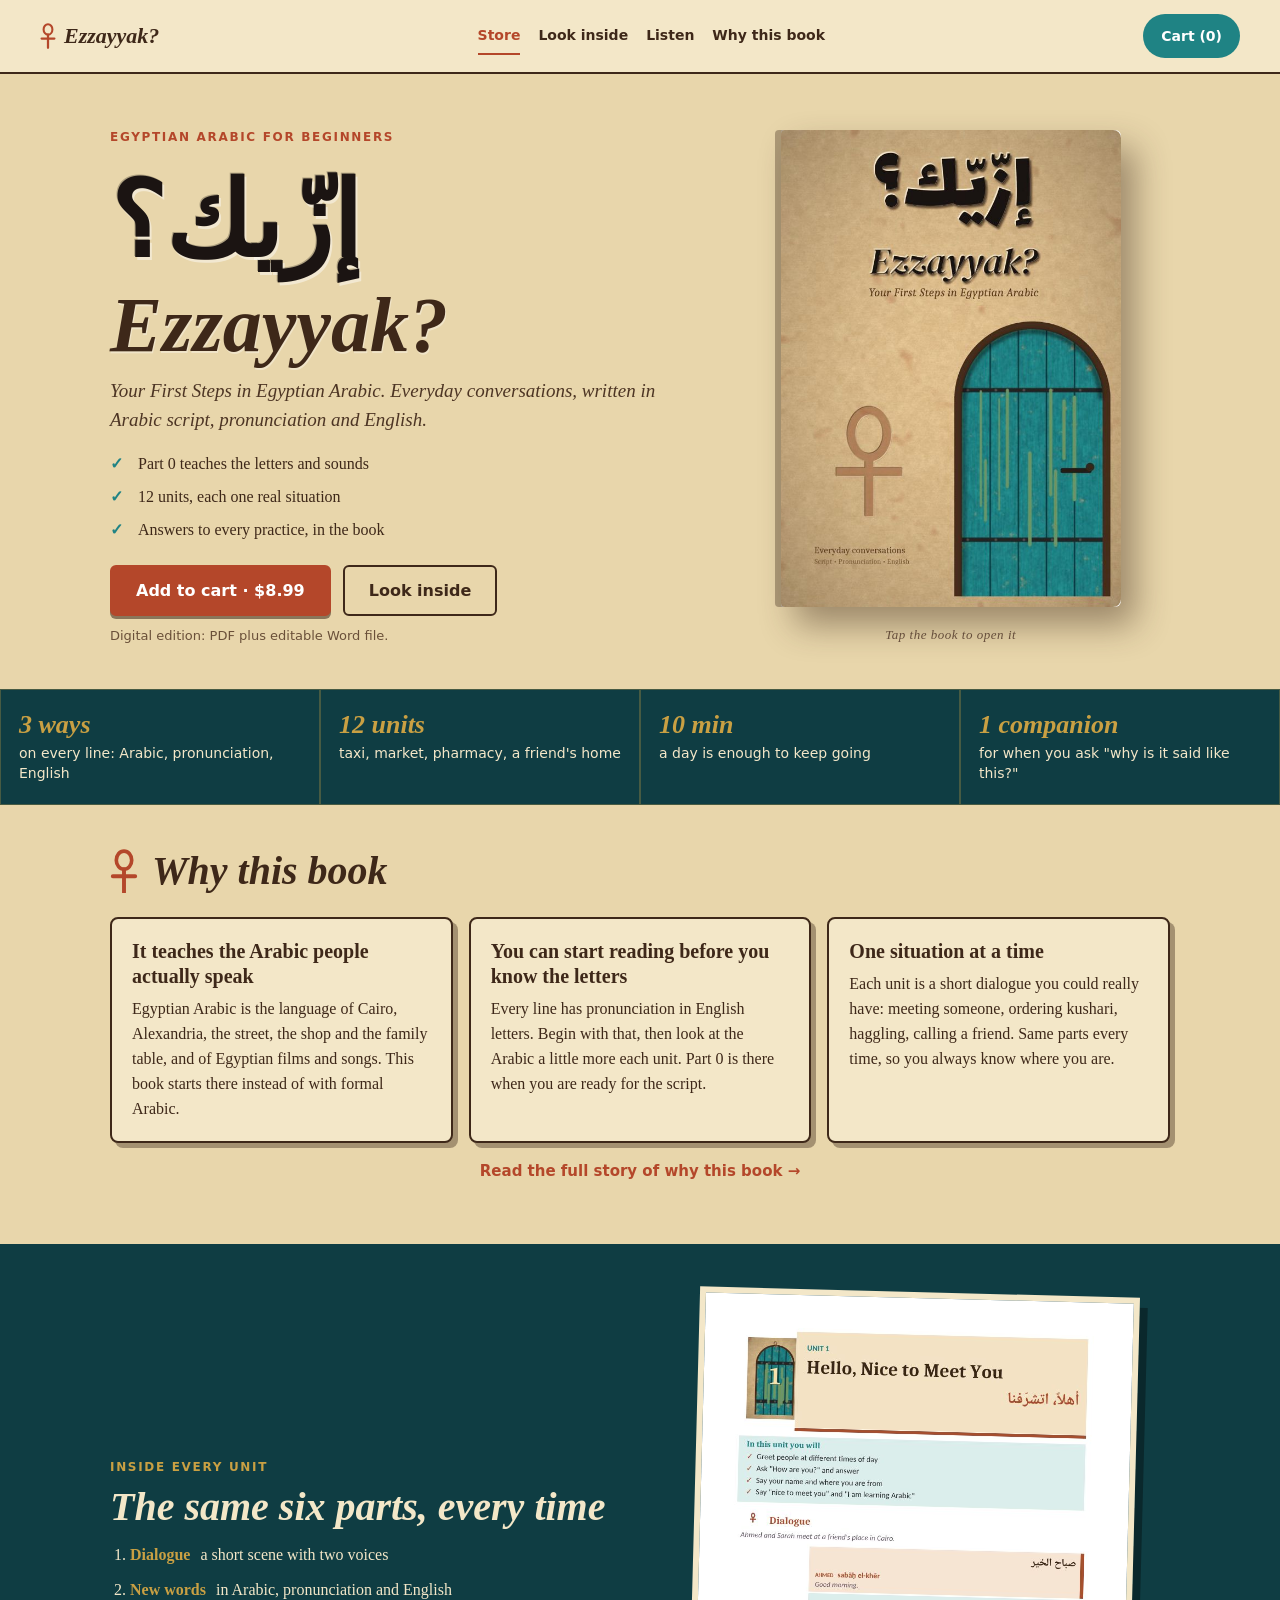
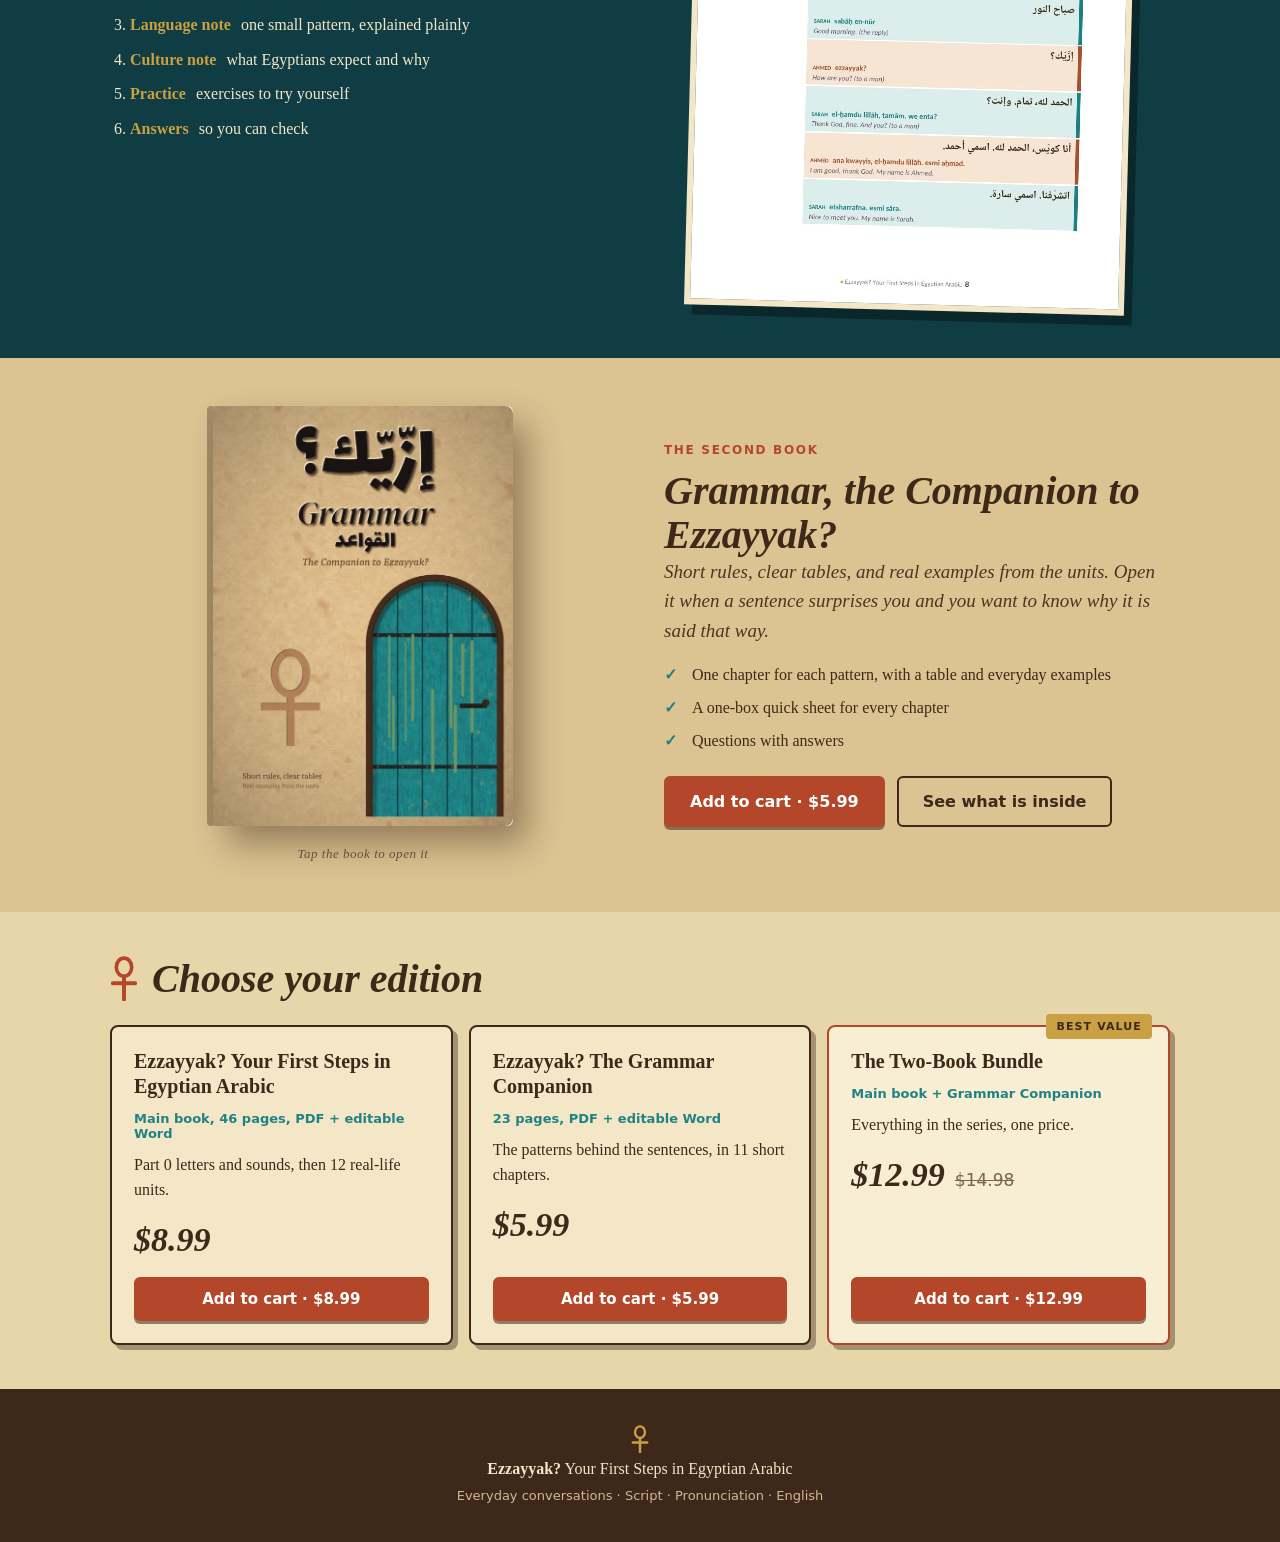
<file: index.html>
<!doctype html>
<html lang="en">
<head>
<meta charset="utf-8">
<meta name="viewport" content="width=device-width, initial-scale=1">
<title>Ezzayyak? Your First Steps in Egyptian Arabic</title>
<meta name="description" content="Your First Steps in Egyptian Arabic. Everyday conversations, written in Arabic script, pronunciation and English.">
<meta property="og:title" content="Ezzayyak? Your First Steps in Egyptian Arabic">
<meta property="og:image" content="7-frontcover.jpg">
<link rel="stylesheet" href="62-style.css">
</head>
<body>
<div class="ez-root" id="app"></div>
<script src="63-app.js"></script>
</body>
</html>
</file>
<file: 62-style.css>
html, body { margin: 0; min-height: 100%; }
body { background: #e8d6ab; }
.ez-root { --sand: #e8d6ab; --sand2: #dcc392; --paper: #f3e7c8; --ink: #3e2819; --door: #1f8384; --deep: #0f3d43; --terra: #b4472a; --gold: #c9a043; color: var(--ink); background: var(--sand); font-family: Georgia, 'Noto Serif', 'Times New Roman', serif; line-height: 1.55; min-height: 100vh; position: relative; overflow-x: hidden; }
.ez-root * { box-sizing: border-box; }
.ez-root img { max-width: 100%; display: block; }
.ez-banner { background: var(--ink); color: var(--gold); text-align: center; font: 600 12px/1 system-ui, sans-serif; letter-spacing: .08em; text-transform: uppercase; padding: 9px 12px; }
.ez-nav { display: flex; align-items: center; justify-content: space-between; gap: 12px; flex-wrap: wrap; padding: 14px 20px; border-bottom: 2px solid var(--ink); background: var(--paper); }
.ez-brand { display: flex; align-items: center; gap: 8px; color: var(--ink); text-decoration: none; font: italic 700 22px Georgia, serif; }
.ez-nav nav { display: flex; gap: 18px; flex-wrap: wrap; }
.ez-nav nav a { color: var(--ink); text-decoration: none; font: 600 14px system-ui, sans-serif; padding: 10px 0; border-bottom: 2px solid transparent; }
.ez-nav nav a[aria-current="page"] { border-bottom-color: var(--terra); color: var(--terra); }
.ez-cartbtn { font: 700 14px system-ui, sans-serif; background: var(--door); color: #fff; border: 0; border-radius: 999px; padding: 11px 18px; min-height: 44px; cursor: pointer; }
.ez-ankh { color: var(--terra); flex: none; }
.ez-kicker { font: 700 12px/1.3 system-ui, sans-serif; letter-spacing: .14em; text-transform: uppercase; color: var(--terra); margin: 0 0 10px; }
.ez-kicker.is-gold { color: var(--gold); }
.ez-hero { display: grid; gap: 28px; padding: 36px 20px 44px; max-width: 1100px; margin: 0 auto; align-items: center; }
.ez-title-ar { font: 900 clamp(64px, 16vw, 104px)/1.25 'Noto Sans Arabic', 'Segoe UI', Tahoma, Arial, sans-serif; color: #1b1412; text-shadow: 2px 3px 0 rgba(255,255,255,.45), -1px -1px 0 rgba(0,0,0,.25); text-align: left; direction: rtl; margin: 0 0 0; }
.ez-h1 { font: italic 800 clamp(44px, 11vw, 78px)/1 Georgia, serif; margin: 0 0 12px; text-shadow: 1px 2px 0 rgba(255,255,255,.35); }
.ez-h1.is-small { font-size: clamp(34px, 8vw, 54px); font-style: italic; }
.ez-lead { font-size: 19px; margin: 0 0 18px; color: #4d3524; max-width: 34em; font-style: italic; }
.ez-lead.is-dark { margin-inline: auto; }
.ez-ticks { list-style: none; padding: 0; margin: 0 0 22px; display: grid; gap: 8px; }
.ez-ticks li { padding-left: 28px; position: relative; }
.ez-ticks li::before { content: '✓'; position: absolute; left: 0; color: var(--door); font-weight: 700; }
.ez-ticks.is-light li::before { color: var(--gold); }
.ez-buyrow { display: flex; gap: 12px; flex-wrap: wrap; }
.ez-buyrow.is-center { justify-content: center; }
.ez-btn { display: inline-flex; align-items: center; justify-content: center; font: 700 15px system-ui, sans-serif; background: var(--terra); color: #fff; border: 2px solid var(--terra); border-radius: 6px; padding: 11px 18px; min-height: 44px; cursor: pointer; text-decoration: none; box-shadow: 0 3px 0 rgba(62,40,25,.55); text-align: center; }
.ez-btn.is-big { padding: 14px 24px; font-size: 16px; }
.ez-btn.is-ghost { background: transparent; color: var(--ink); border-color: var(--ink); box-shadow: none; }
.ez-btn.is-done { background: var(--door); border-color: var(--door); }
.ez-btn:disabled { background: #8a7a68; border-color: #8a7a68; cursor: not-allowed; box-shadow: none; }
.ez-fine { font: 13px/1.5 system-ui, sans-serif; color: #6a5039; margin: 10px 0 0; }
.ez-hero-art { display: flex; justify-content: center; }
.ez-cover { width: min(340px, 78%); border-radius: 4px 8px 8px 4px; box-shadow: -6px 0 0 rgba(62,40,25,.35), 14px 18px 34px rgba(62,40,25,.45); transform: rotate(-1.5deg); }
.ez-strip { display: grid; grid-template-columns: 1fr 1fr; background: var(--deep); color: var(--paper); }
.ez-strip-item { padding: 20px 18px; border: 1px solid rgba(201,160,67,.3); display: flex; flex-direction: column; gap: 4px; }
.ez-strip-item strong { font: italic 700 26px Georgia, serif; color: var(--gold); }
.ez-strip-item span { font: 14px/1.4 system-ui, sans-serif; }
.ez-section { padding: 44px 20px; max-width: 1100px; margin: 0 auto; }
.ez-section h2 { font: italic 800 clamp(28px, 6vw, 40px)/1.1 Georgia, serif; margin: 0; }
.ez-head { display: flex; align-items: center; gap: 14px; margin-bottom: 24px; }
.ez-grid3 { display: grid; gap: 16px; }
.ez-card { background: var(--paper); border: 2px solid var(--ink); border-radius: 8px; padding: 20px; box-shadow: 5px 5px 0 rgba(62,40,25,.4); }
.ez-card h3, .ez-product h3 { font: 700 20px/1.25 Georgia, serif; margin: 0 0 8px; }
.ez-card p { margin: 0; }
.ez-center { text-align: center; }
.ez-textlink { color: var(--terra); font: 700 15px system-ui, sans-serif; text-decoration: none; }
.ez-dark { max-width: none; background: var(--deep); color: var(--paper); padding: 0; }
.ez-dark > * { max-width: 1100px; margin: 0 auto; padding: 48px 20px; }
.ez-dark h2 { color: var(--paper); margin-bottom: 14px; }
.ez-split { display: grid; gap: 28px; align-items: center; }
.ez-steps { padding-left: 20px; display: grid; gap: 10px; margin: 0; }
.ez-steps b { color: var(--gold); margin-right: 6px; }
.ez-shot { width: min(440px, 100%); margin: 0 auto; border: 6px solid var(--paper); box-shadow: 8px 10px 0 rgba(0,0,0,.35); transform: rotate(1.5deg); }
.ez-door { width: min(300px, 70%); margin: 0 auto; border-radius: 3px; box-shadow: 8px 10px 0 rgba(0,0,0,.35); }
.ez-product { position: relative; background: var(--paper); border: 2px solid var(--ink); border-radius: 8px; padding: 22px; display: flex; flex-direction: column; gap: 4px; box-shadow: 5px 5px 0 rgba(62,40,25,.4); }
.ez-product.is-best { border-color: var(--terra); background: #f8eed3; }
.ez-product .ez-btn { margin-top: auto; }
.ez-badge { position: absolute; top: -13px; right: 16px; background: var(--gold); color: var(--ink); font: 800 11px system-ui, sans-serif; letter-spacing: .1em; text-transform: uppercase; padding: 6px 10px; border-radius: 4px; }
.ez-sub { font: 13px system-ui, sans-serif; color: var(--door); font-weight: 700; margin: 0 0 6px; }
.ez-product p { margin: 0 0 8px; }
.ez-price { font: italic 800 34px Georgia, serif; margin: 6px 0 14px !important; }
.ez-price s { font: 400 17px system-ui, sans-serif; color: #7a6450; margin-left: 10px; }
.ez-page-head { max-width: 1100px; margin: 0 auto; padding: 40px 20px 0; }
.ez-pages { display: grid; gap: 22px; }
.ez-fig { margin: 0; background: var(--paper); border: 2px solid var(--ink); padding: 10px; box-shadow: 5px 5px 0 rgba(62,40,25,.4); }
.ez-fig img { width: 100%; height: auto; }
.ez-fig figcaption { font: 14px/1.5 system-ui, sans-serif; padding: 10px 4px 2px; }
.ez-sand2 { max-width: none; background: var(--sand2); padding: 0; }
.ez-sand2 > * { max-width: 1100px; margin: 0 auto; padding-left: 20px; padding-right: 20px; }
.ez-sand2 > .ez-head { padding-top: 44px; }
.ez-sand2 > .ez-split { padding-bottom: 48px; }
.ez-split.is-top { align-items: start; }
.ez-h3 { font: italic 700 22px Georgia, serif; margin: 0 0 10px; }
.ez-h3.is-light { color: var(--gold); margin-top: 22px; }
.ez-toc { list-style: none; margin: 0; padding: 0; border-top: 1px solid var(--ink); }
.ez-toc li { display: flex; gap: 12px; padding: 10px 0; border-bottom: 1px solid rgba(62,40,25,.3); }
.ez-toc span { flex: none; min-width: 58px; color: var(--terra); font: 700 13px/1.8 system-ui, sans-serif; }
.ez-why { display: grid; gap: 18px; }
.ez-why-item { display: flex; gap: 16px; align-items: flex-start; background: var(--paper); border: 2px solid var(--ink); border-radius: 8px; padding: 18px; box-shadow: 5px 5px 0 rgba(62,40,25,.4); }
.ez-why-item h3 { font: 700 20px/1.25 Georgia, serif; margin: 0 0 6px; }
.ez-why-item p { margin: 0; }
.ez-num { flex: none; width: 40px; height: 40px; border-radius: 50%; background: var(--door); color: #fff; display: grid; place-items: center; font: italic 700 20px Georgia, serif; }
.ez-cart { position: absolute; top: 108px; right: 12px; left: 12px; max-width: 380px; margin-left: auto; z-index: 10; background: var(--paper); border: 2px solid var(--ink); border-radius: 8px; padding: 18px; box-shadow: 8px 8px 0 rgba(62,40,25,.45); }
.ez-cart-top { display: flex; justify-content: space-between; align-items: center; }
.ez-cart h3 { margin: 0; font: italic 700 22px Georgia, serif; }
.ez-x { background: none; border: 0; font-size: 28px; cursor: pointer; min-width: 44px; min-height: 44px; color: var(--ink); }
.ez-cart ul { list-style: none; padding: 0; margin: 8px 0; }
.ez-cart li { display: grid; grid-template-columns: 1fr auto; gap: 2px 10px; padding: 10px 0; border-bottom: 1px solid rgba(62,40,25,.3); font-size: 15px; }
.ez-link { grid-column: 1 / -1; justify-self: start; background: none; border: 0; color: var(--terra); font: 700 13px system-ui, sans-serif; padding: 6px 0; cursor: pointer; min-height: 32px; }
.ez-total { display: flex; justify-content: space-between; font-size: 20px; margin: 12px 0; }
.ez-cart .ez-btn { width: 100%; }
.ez-foot { background: var(--ink); color: var(--paper); text-align: center; padding: 36px 20px; display: flex; flex-direction: column; align-items: center; gap: 4px; }
.ez-foot .ez-ankh { color: var(--gold); }
.ez-foot p { margin: 0; }
.ez-foot .ez-fine { color: #cdb996; }
@media (min-width: 768px) {
  .ez-hero { grid-template-columns: 1.15fr .85fr; padding-top: 56px; }
  .ez-strip { grid-template-columns: repeat(4, 1fr); }
  .ez-grid3 { grid-template-columns: repeat(3, 1fr); }
  .ez-split { grid-template-columns: 1fr 1fr; }
  .ez-pages { grid-template-columns: repeat(2, 1fr); }
  .ez-why { grid-template-columns: 1fr 1fr; }
  .ez-nav { padding: 14px 40px; }
  .ez-cart { right: 40px; left: auto; width: 380px; }
}

.ez-hero-art { flex-direction: column; align-items: center; perspective: 1400px; }
.ez-book { position: relative; display: block; width: min(340px, 78%); aspect-ratio: 620 / 869; padding: 0; border: 0; background: none; cursor: pointer; transform-style: preserve-3d; animation: ez-float 6s ease-in-out infinite; -webkit-tap-highlight-color: transparent; }
.ez-book-pages, .ez-book-cover { position: absolute; inset: 0; display: block; }
.ez-book-pages { background: #fbf6ea; border-radius: 2px 6px 6px 2px; box-shadow: 14px 18px 34px rgba(62,40,25,.45); overflow: hidden; }
.ez-book-pages img { width: 100%; height: 100%; object-fit: cover; opacity: .9; }
.ez-book-cover { transform-origin: left center; transition: transform 1s cubic-bezier(.5,.1,.2,1); backface-visibility: hidden; -webkit-backface-visibility: hidden; border-radius: 4px 8px 8px 4px; box-shadow: -6px 0 0 rgba(62,40,25,.35); }
.ez-book .ez-cover { width: 100%; height: 100%; display: block; border-radius: inherit; box-shadow: none; transform: none; }
.ez-book:hover .ez-book-cover, .ez-book:focus-visible .ez-book-cover { transform: rotateY(-14deg); }
.ez-book.is-open { animation: none; transform: rotateY(8deg); transition: transform 1s ease; }
.ez-book.is-open .ez-book-cover { transform: rotateY(-155deg); }
.ez-book:focus-visible { outline: 3px solid #1f8384; outline-offset: 8px; }
.ez-book-hint { margin-top: 18px; font-size: 13px; letter-spacing: .04em; color: #6b5340; font-style: italic; }
@keyframes ez-float { 0%,100% { transform: translateY(0) rotateY(-6deg) rotateZ(-1deg); } 50% { transform: translateY(-9px) rotateY(4deg) rotateZ(.5deg); } }
@media (prefers-reduced-motion: reduce) { .ez-book { animation: none; } .ez-book-cover { transition: none; } }
.ez-wa { display: block; text-align: center; text-decoration: none; box-sizing: border-box; }
.ez-comp { align-items: center; gap: 48px; } .ez-comp-cover { width: min(300px, 70%); justify-self: center; border-radius: 4px 8px 8px 4px; box-shadow: -6px 0 0 rgba(62,40,25,.35), 14px 18px 34px rgba(62,40,25,.45); transform: rotate(1.5deg); }
@media (max-width: 760px) { .ez-comp { gap: 24px; } }
.ez-sand2 > .ez-comp { padding-top: 48px; padding-bottom: 48px; }

/* book v2: open / random page / close */
.ez-bookwrap { display: flex; flex-direction: column; align-items: center; perspective: 2600px; width: 100%; }
.ez-comp .ez-bookwrap { justify-self: center; }
.ez-book { width: min(340px, 78%); transition: transform 1s cubic-bezier(.4,.1,.2,1); }
.ez-comp .ez-book { width: min(300px, 70%); }
.ez-book-pages { background-color: #fbf6ea; background-size: 400% 200%; background-repeat: no-repeat; background-position: 0 0; border-radius: 2px 6px 6px 2px; box-shadow: 14px 18px 34px rgba(62,40,25,.45), inset 7px 0 10px -6px rgba(62,40,25,.45); }
.ez-pg { display: block; background-size: 400% 200%; background-repeat: no-repeat; }
.ez-book-pages img { display: none; }
.ez-book-cover { transform-style: preserve-3d; transition: transform 1.05s cubic-bezier(.45,.05,.25,1); backface-visibility: visible; -webkit-backface-visibility: visible; z-index: 3; }
.ez-book .ez-cover, .ez-book-cover .ez-cover-in { position: absolute; inset: 0; width: 100%; height: 100%; backface-visibility: hidden; -webkit-backface-visibility: hidden; border-radius: inherit; }
.ez-cover-in { background: linear-gradient(90deg, #c4a56f, #d8bf8c 40%, #cfb27c); transform: rotateY(180deg); box-shadow: inset -8px 0 14px rgba(62,40,25,.35); }
.ez-book:hover .ez-book-cover, .ez-book:focus-visible .ez-book-cover { transform: rotateY(-12deg); }
.ez-book.is-open { animation: none; transform: translateX(-4%) rotateY(2deg); }
.ez-book.is-open .ez-book-cover, .ez-book.is-open:hover .ez-book-cover { transform: rotateY(-102deg); }
.ez-book.is-open .ez-book-cover .ez-cover { box-shadow: none; }
.ez-leaf { position: absolute; inset: 0; z-index: 2; display: none; transform-origin: left center; transform-style: preserve-3d; pointer-events: none; }
.ez-leaf-front, .ez-leaf-back { position: absolute; inset: 0; backface-visibility: hidden; -webkit-backface-visibility: hidden; border-radius: 2px 6px 6px 2px; }
.ez-leaf-front { background-color: #fbf6ea; }
.ez-leaf-back { background: linear-gradient(270deg, #f3ead3, #fbf6ea); transform: rotateY(180deg); box-shadow: inset -10px 0 16px rgba(62,40,25,.18); }
.ez-leaf.is-turn { display: block; animation: ez-turn 1s cubic-bezier(.5,.05,.3,1) forwards; }
@keyframes ez-turn { 0% { transform: rotateY(0); filter: drop-shadow(0 0 0 rgba(0,0,0,0)); } 50% { filter: drop-shadow(8px 6px 12px rgba(62,40,25,.4)); } 100% { transform: rotateY(-178deg); filter: drop-shadow(0 0 0 rgba(0,0,0,0)); } }
@media (prefers-reduced-motion: reduce) { .ez-leaf.is-turn { animation-duration: .01s; } .ez-book-cover, .ez-book { transition: none; } }
.ez-listen a { display: flex; gap: 12px; width: 100%; color: inherit; text-decoration: none; }
.ez-listen li { padding: 0; }
.ez-listen a { padding: 12px 0; }
.ez-listen a:hover { color: var(--terra); }
.ez-tracks { max-width: 720px; display: grid; gap: 18px; }
.ez-track { background: rgba(255,255,255,.55); border: 1px solid rgba(62,40,25,.3); border-radius: 10px; padding: 14px 16px; }
.ez-track-label { margin: 0 0 8px; } .ez-track-label span { display: block; font-size: 14px; opacity: .75; }
.ez-track audio { width: 100%; }
.ez-unitnav { max-width: 720px; display: flex; justify-content: space-between; gap: 10px; margin-top: 26px; flex-wrap: wrap; }
</file>
